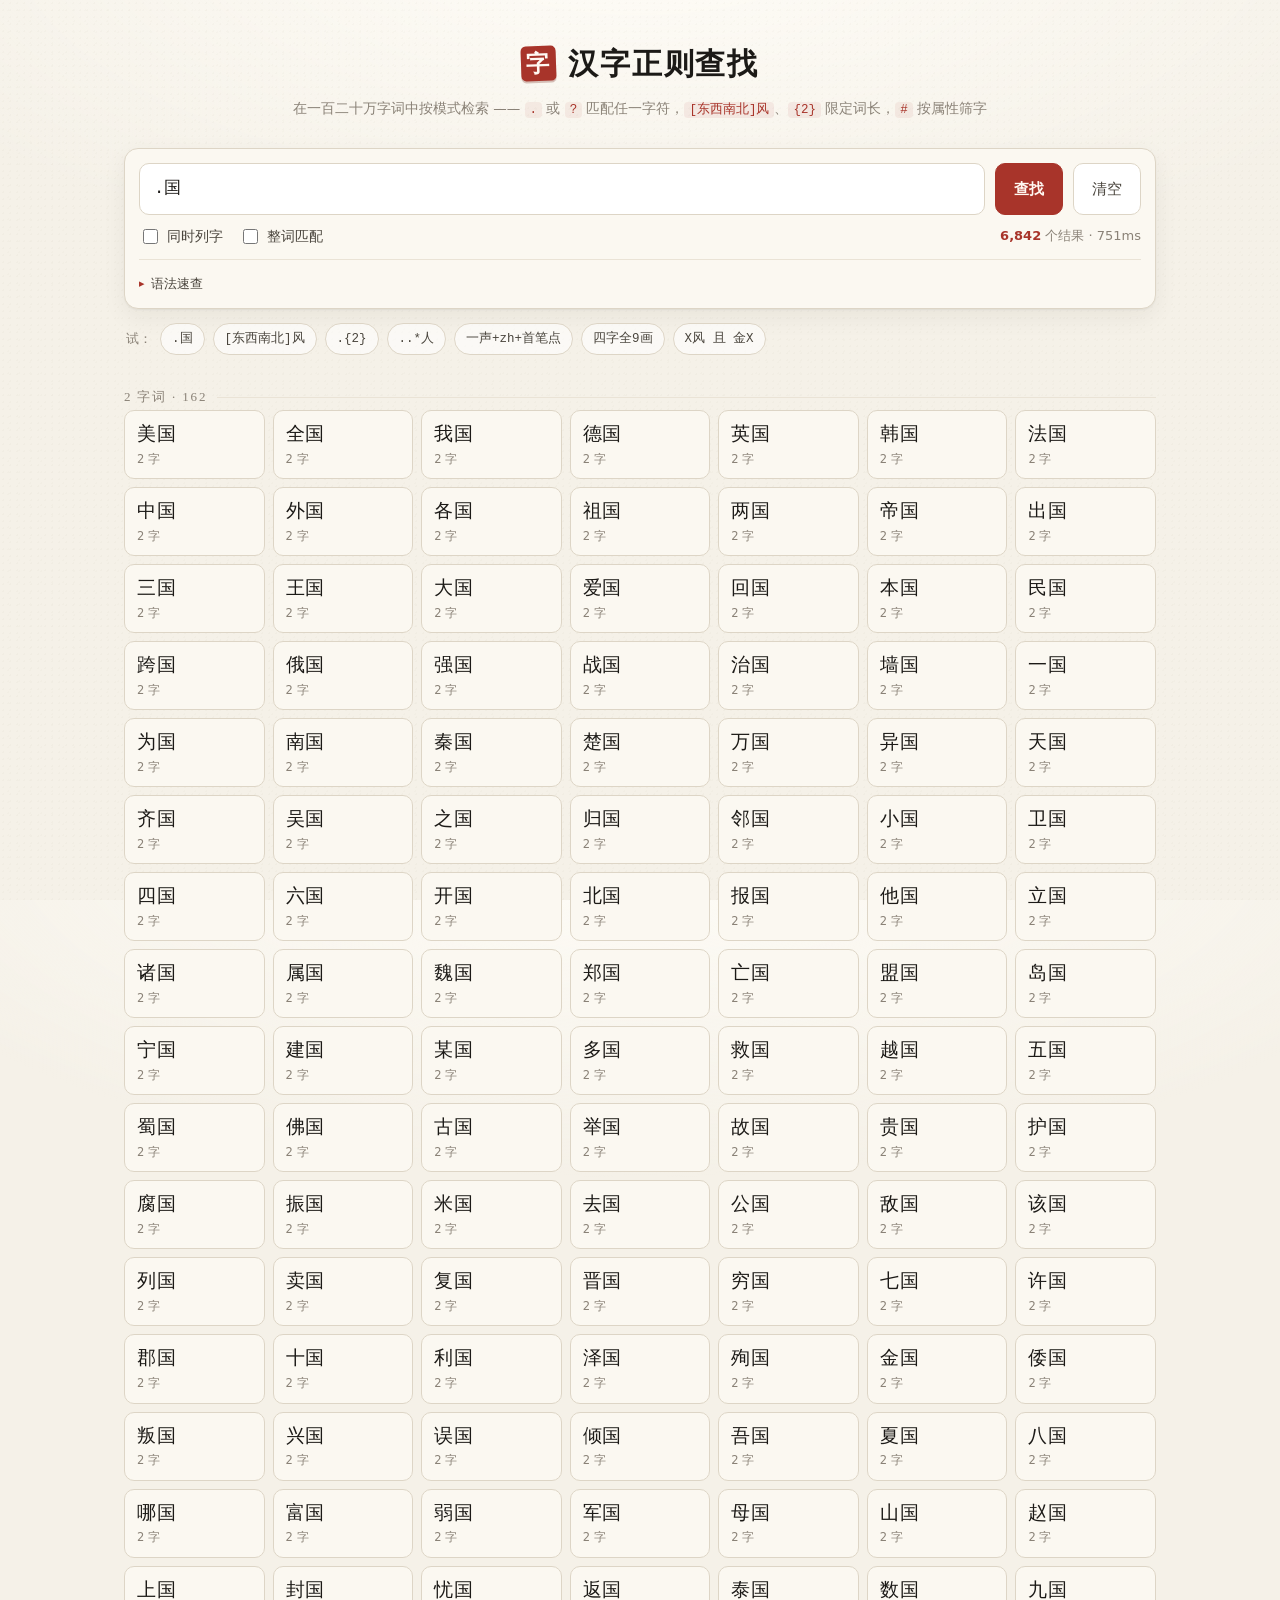
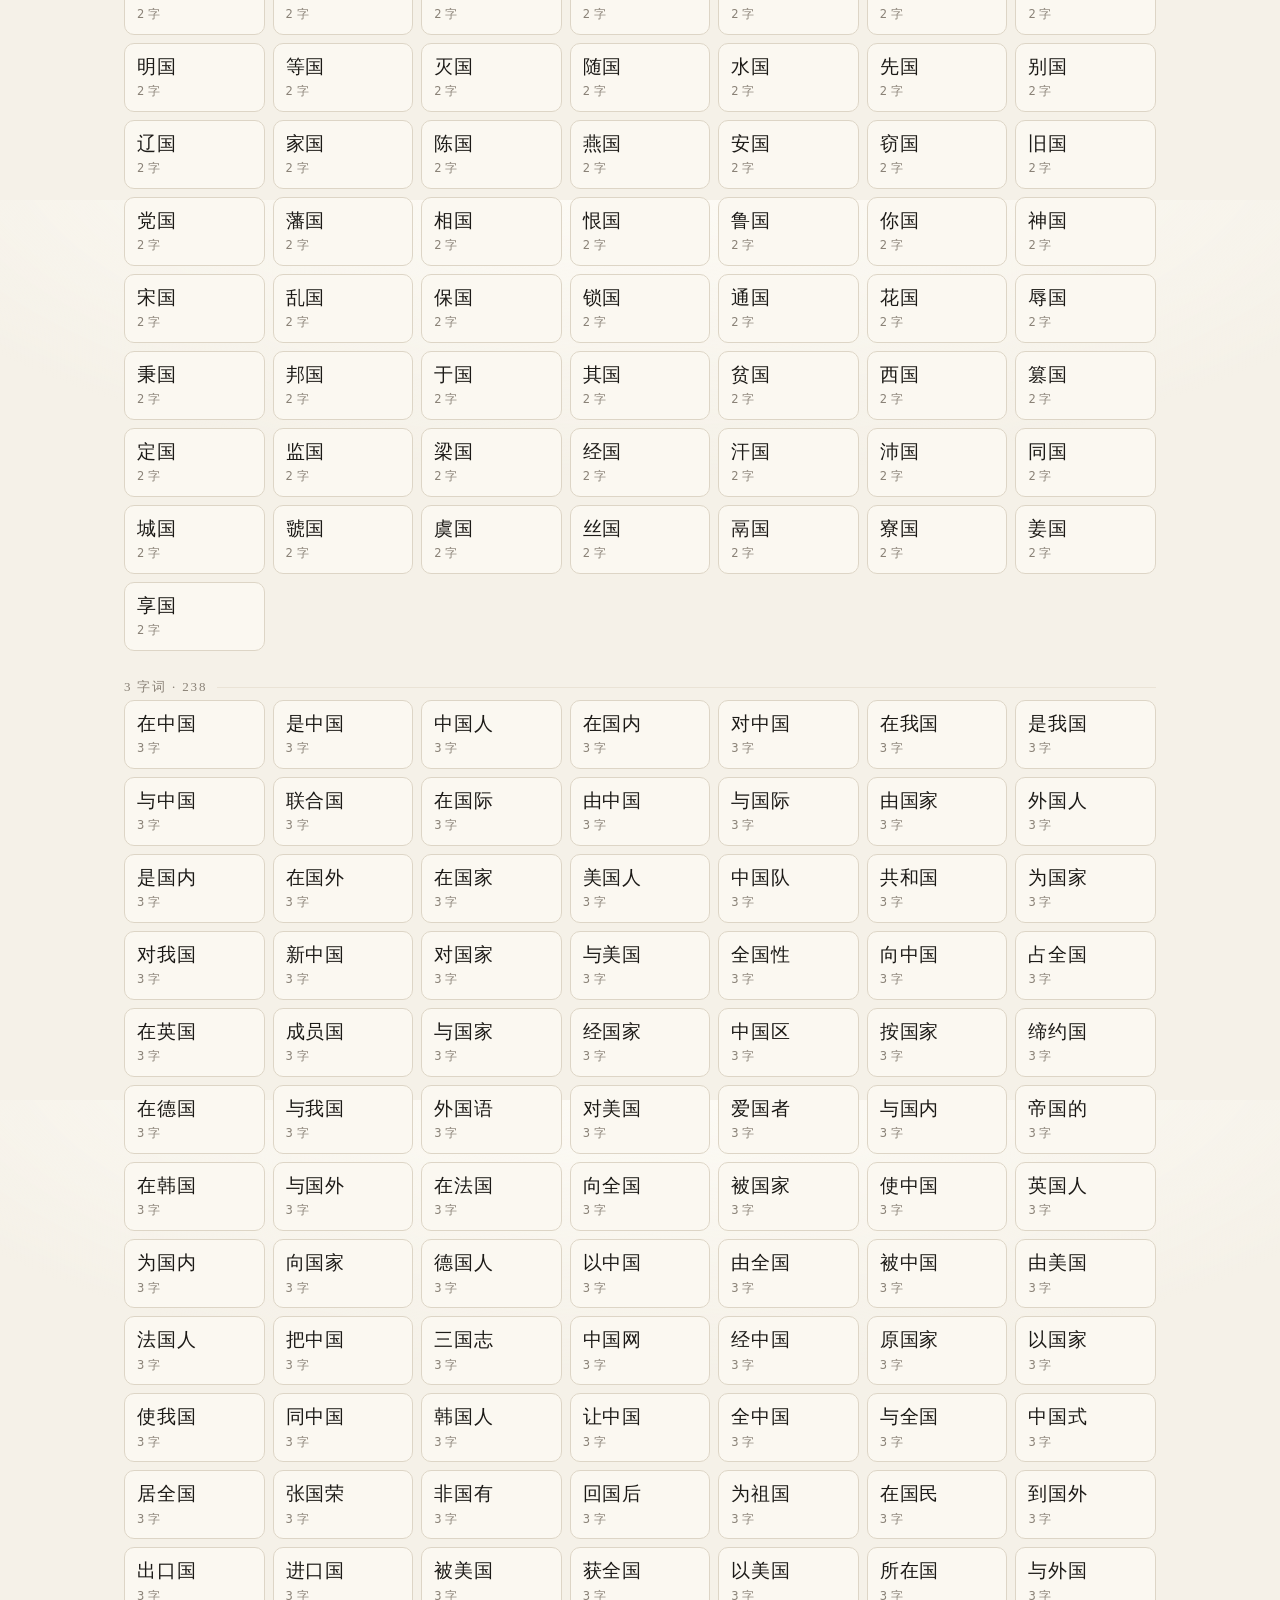
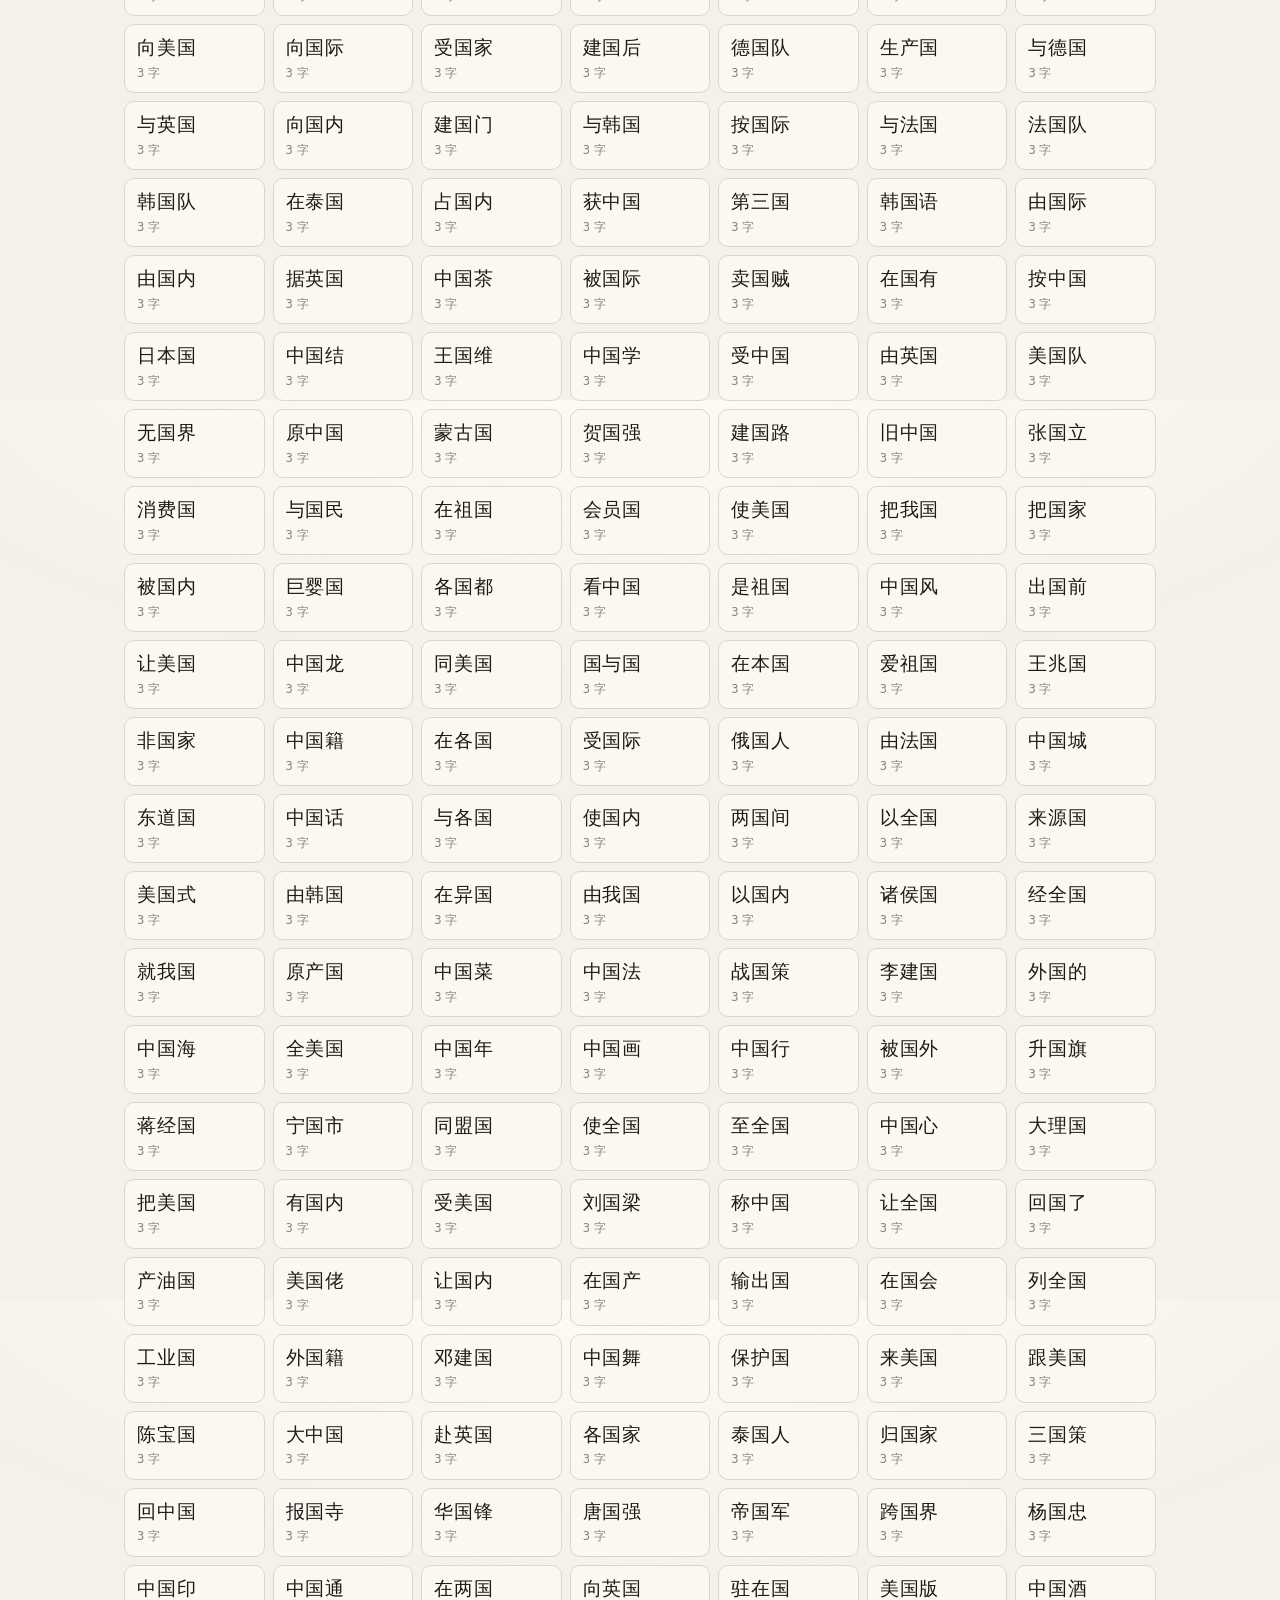
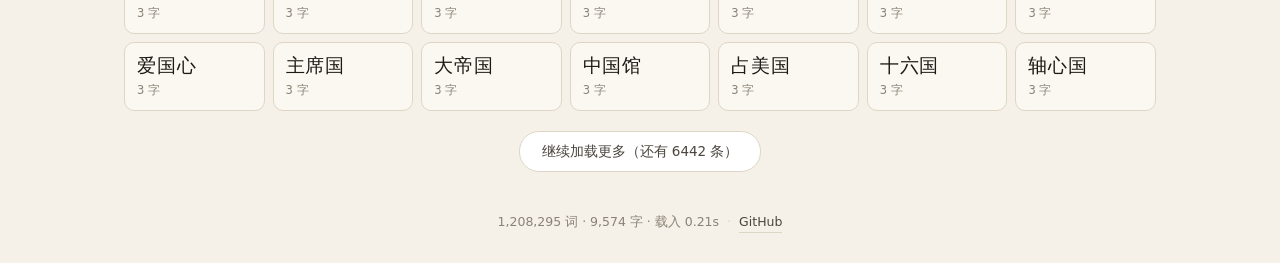
<file: index.html>
<!DOCTYPE html>
<html lang="zh-CN">
<head>
<meta charset="utf-8">
<meta name="viewport" content="width=device-width, initial-scale=1, viewport-fit=cover">
<title>汉字正则查找 · 字词</title>
<link rel="stylesheet" href="css/app.css">
</head>
<body>
<div class="grain" aria-hidden="true"></div>

<header class="top">
  <h1><span class="seal">字</span>汉字正则查找</h1>
  <p class="tagline">在一百二十万字词中按模式检索 —— <code>.</code> 或 <code>?</code> 匹配任一字符，<code>[东西南北]风</code>、<code>{2}</code> 限定词长，<code>#</code> 按属性筛字</p>
</header>

<main class="wrap">
  <section class="searchbox">
    <div class="field">
      <input id="q" type="text" autocomplete="off" spellcheck="false"
             placeholder="输入模式，例如   .国   或   [东西南北]风   或   #声调1,声母zh,首笔点">
      <button id="go" class="primary" title="搜索 (Enter)">查找</button>
      <button id="clear" title="清空 (Esc)">清空</button>
    </div>
    <div class="controls">
      <label class="chk"><input type="checkbox" id="withChars"> 同时列字</label>
      <label class="chk"><input type="checkbox" id="anchored"> 整词匹配</label>
      <span class="grow"></span>
      <span id="stat" class="stat">待输入</span>
    </div>
    <div id="err" class="err" hidden></div>

    <details class="syntax">
      <summary>语法速查</summary>
      <div class="syntax-body">
        <div class="syntax-col">
          <h4>字符与模式</h4>
          <ul>
            <li><code>.</code> 或 <code>?</code> — 任一字符</li>
            <li><code>[东西南北]</code> — 字符类</li>
            <li><code>[^东]</code> — 排除类</li>
            <li><code>[一-五]</code> — 范围</li>
            <li><code>X*</code> <code>X+</code> <code>X{2,4}</code> — 重复</li>
            <li><code>(中|国)</code> — 分组或</li>
            <li><code>{2}</code> — 只要二字词</li>
            <li><code>^中</code> <code>国$</code> — 首/尾锚定</li>
          </ul>
        </div>
        <div class="syntax-col">
          <h4>按属性筛字 <code>#</code></h4>
          <ul>
            <li><code>#9画</code> / <code>#9-11画</code> — 笔画数</li>
            <li><code>#首笔点</code> <code>#起笔横</code></li>
            <li><code>#声母zh</code> <code>#声调1</code> <code>#韵母ong</code></li>
            <li><code>#拼音zhong</code> — 整音节</li>
            <li><code>#声调1,声母zh,首笔点</code> — 多条件并列</li>
          </ul>
        </div>
        <div class="syntax-col">
          <h4>词内限定与取字</h4>
          <ul>
            <li><code>[#9画]{4}</code> — 四字词，每字皆 9 画</li>
            <li><code>[#声母zh]{2}</code> — 二字词皆 zh 声母</li>
            <li><code>@?风</code> — 交出能组成 X风 的那个字</li>
            <li><code>@?风&amp;@金?</code> — 同时满足两个条件的字</li>
            <li><code>&amp;</code> — 交集，两侧条件都要满足</li>
          </ul>
        </div>
      </div>
    </details>
  </section>

  <section class="quick">
    <span class="quick-label">试：</span>
    <button class="chip" data-q=".国">.国</button>
    <button class="chip" data-q="[东西南北]风">[东西南北]风</button>
    <button class="chip" data-q=".{2}">.{2}</button>
    <button class="chip" data-q="..*人">..*人</button>
    <button class="chip" data-q="#声调1,声母zh,首笔点">一声+zh+首笔点</button>
    <button class="chip" data-q="[#9画]{4}">四字全9画</button>
    <button class="chip" data-q="@?风&@金?">X风 且 金X</button>
  </section>

  <section id="results" class="results"></section>
  <div id="more" class="more" hidden>
    <button id="moreBtn">继续加载更多</button>
  </div>
  <div id="empty" class="empty" hidden>没有匹配的字词</div>
</main>

<footer class="foot">
  <span id="dataset">数据集加载中…</span>
  <span class="sep">·</span>
  <a href="https://github.com/Dstty/nutri-zh" id="repoLink">GitHub</a>
</footer>

<script type="module" src="js/app.js"></script>
</body>
</html>
</file>
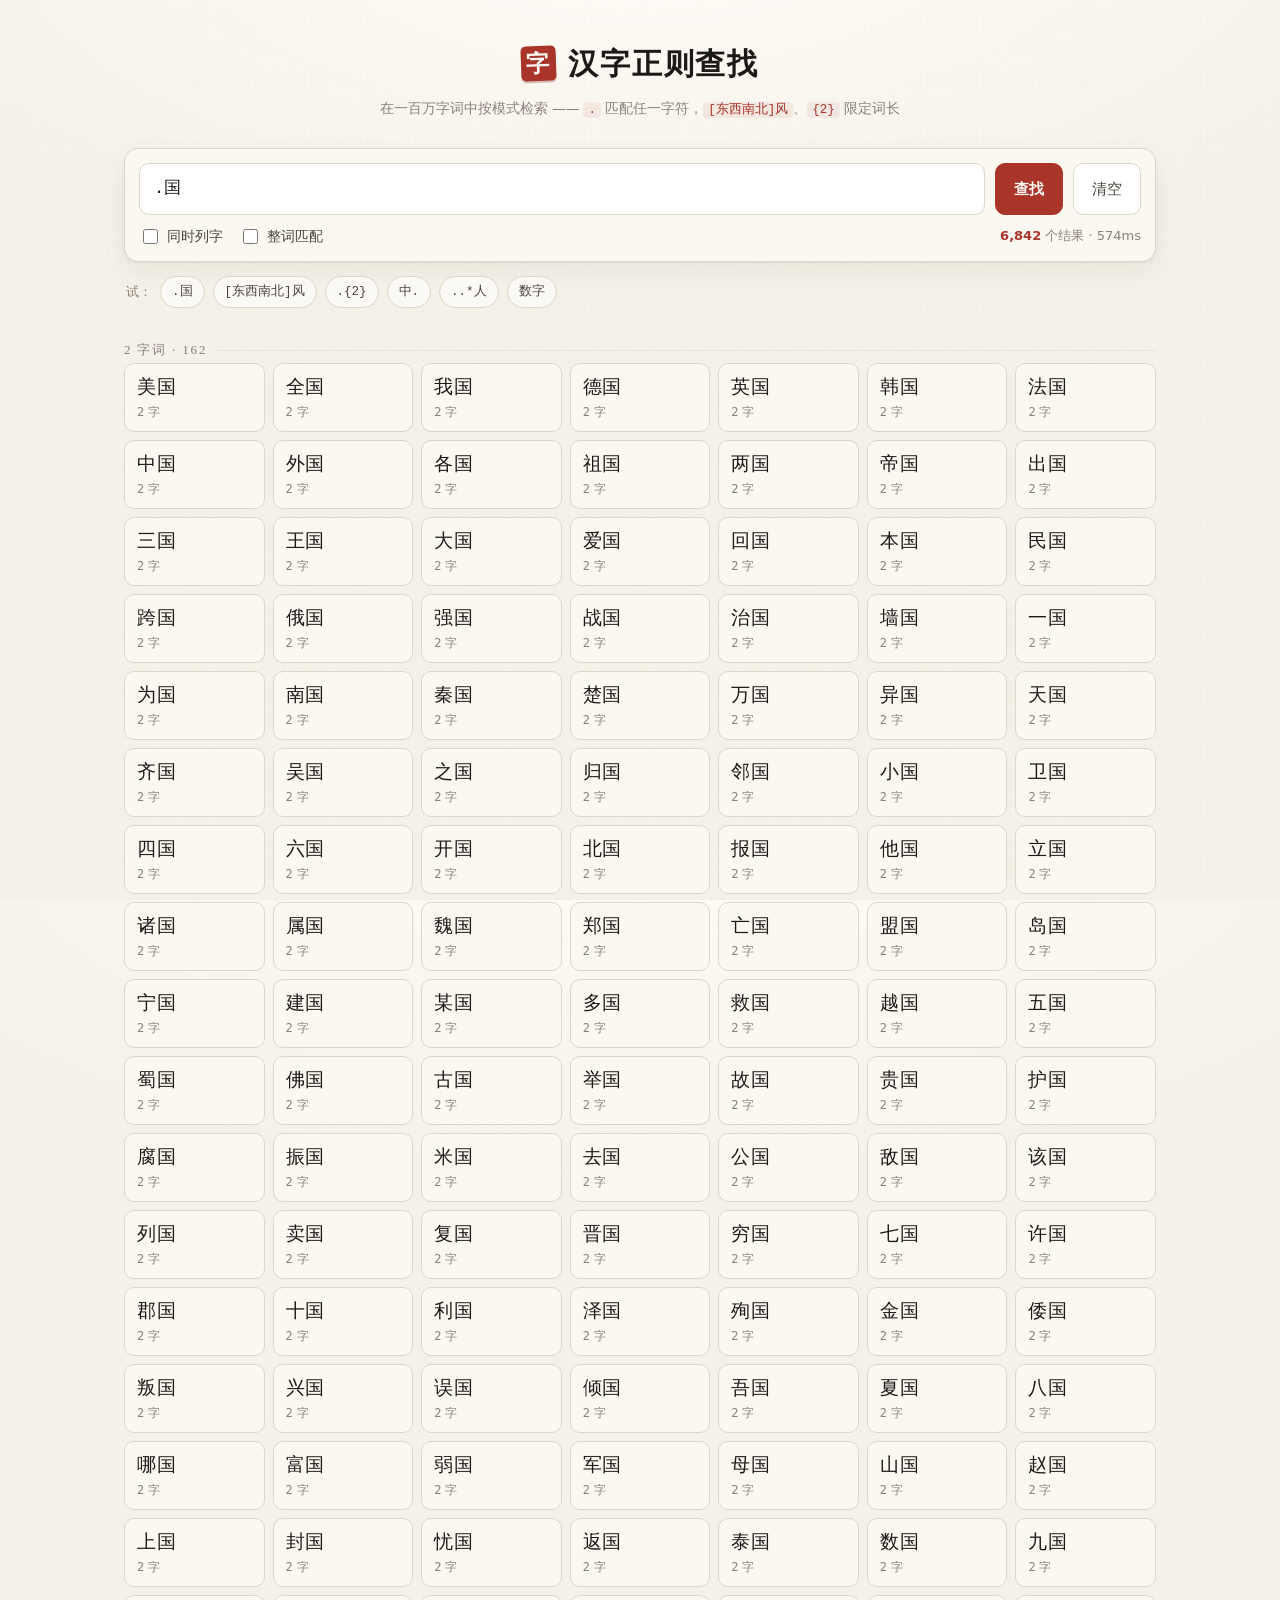
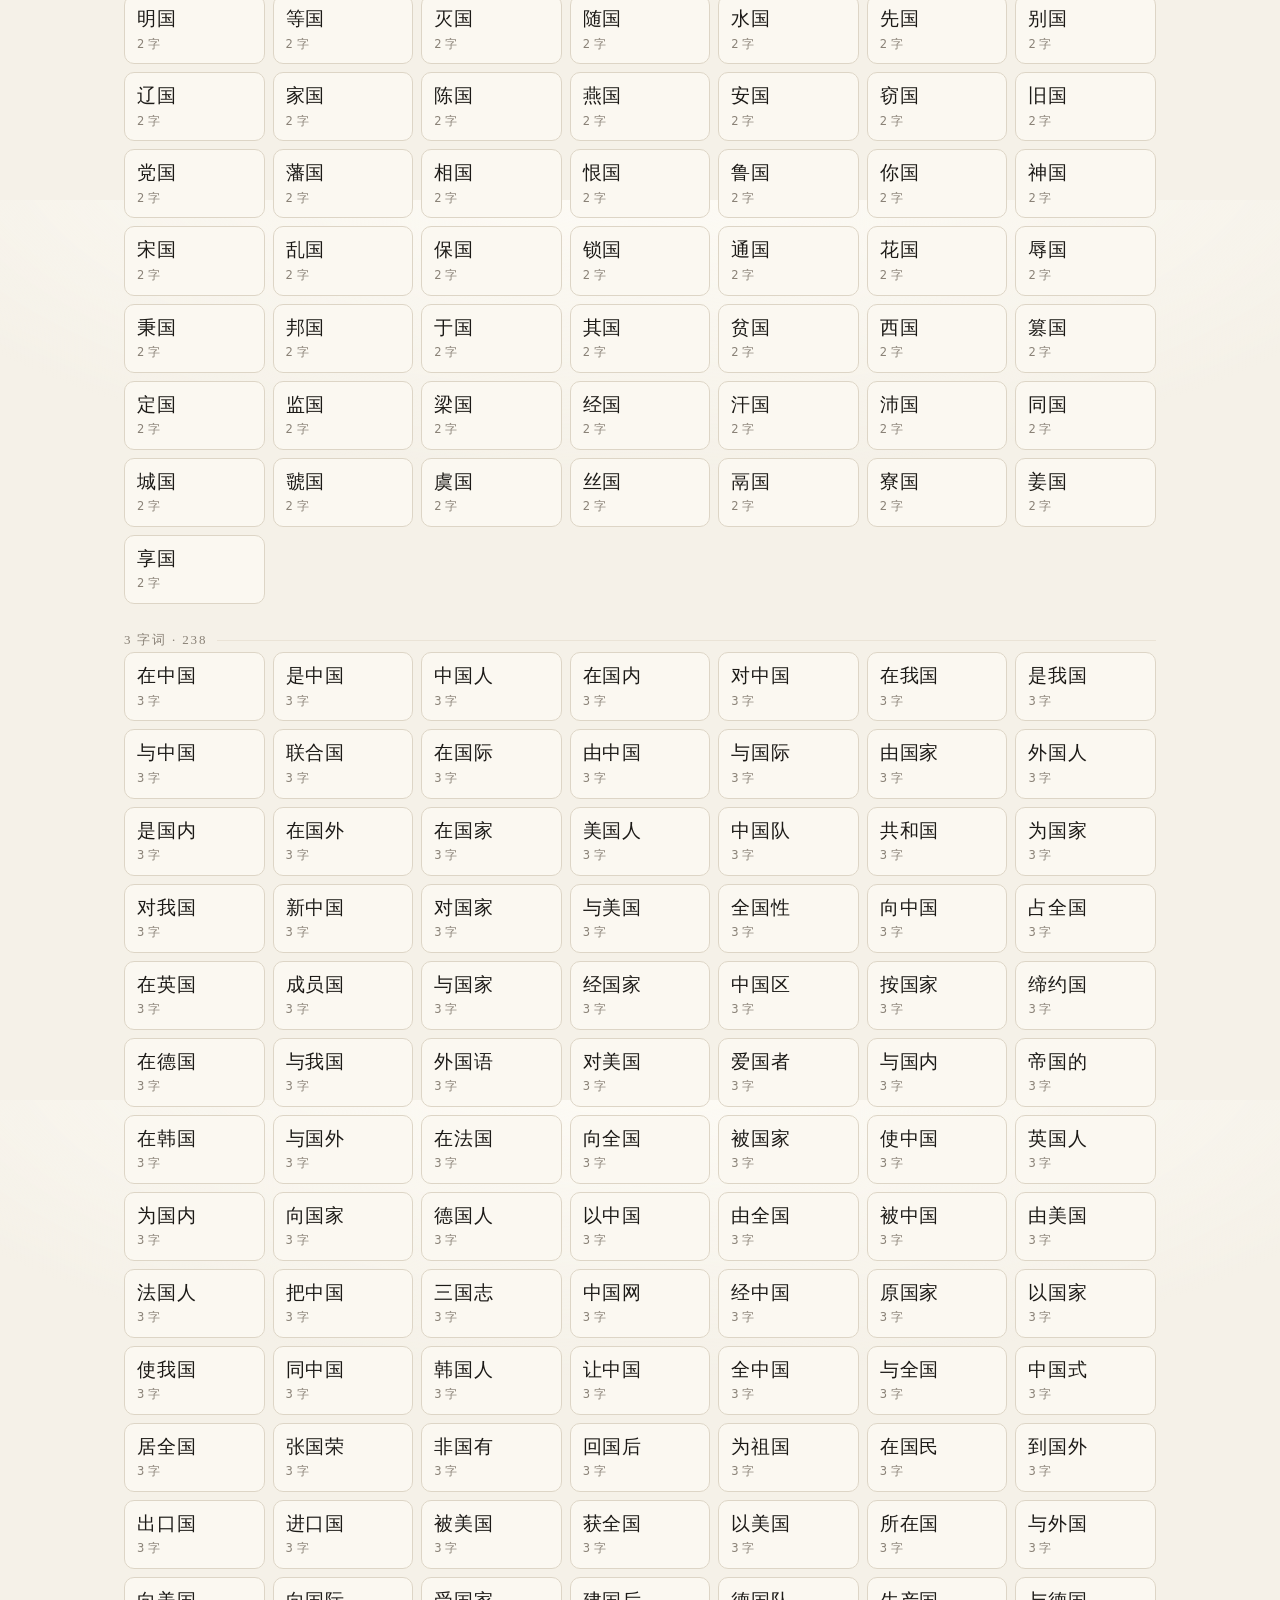
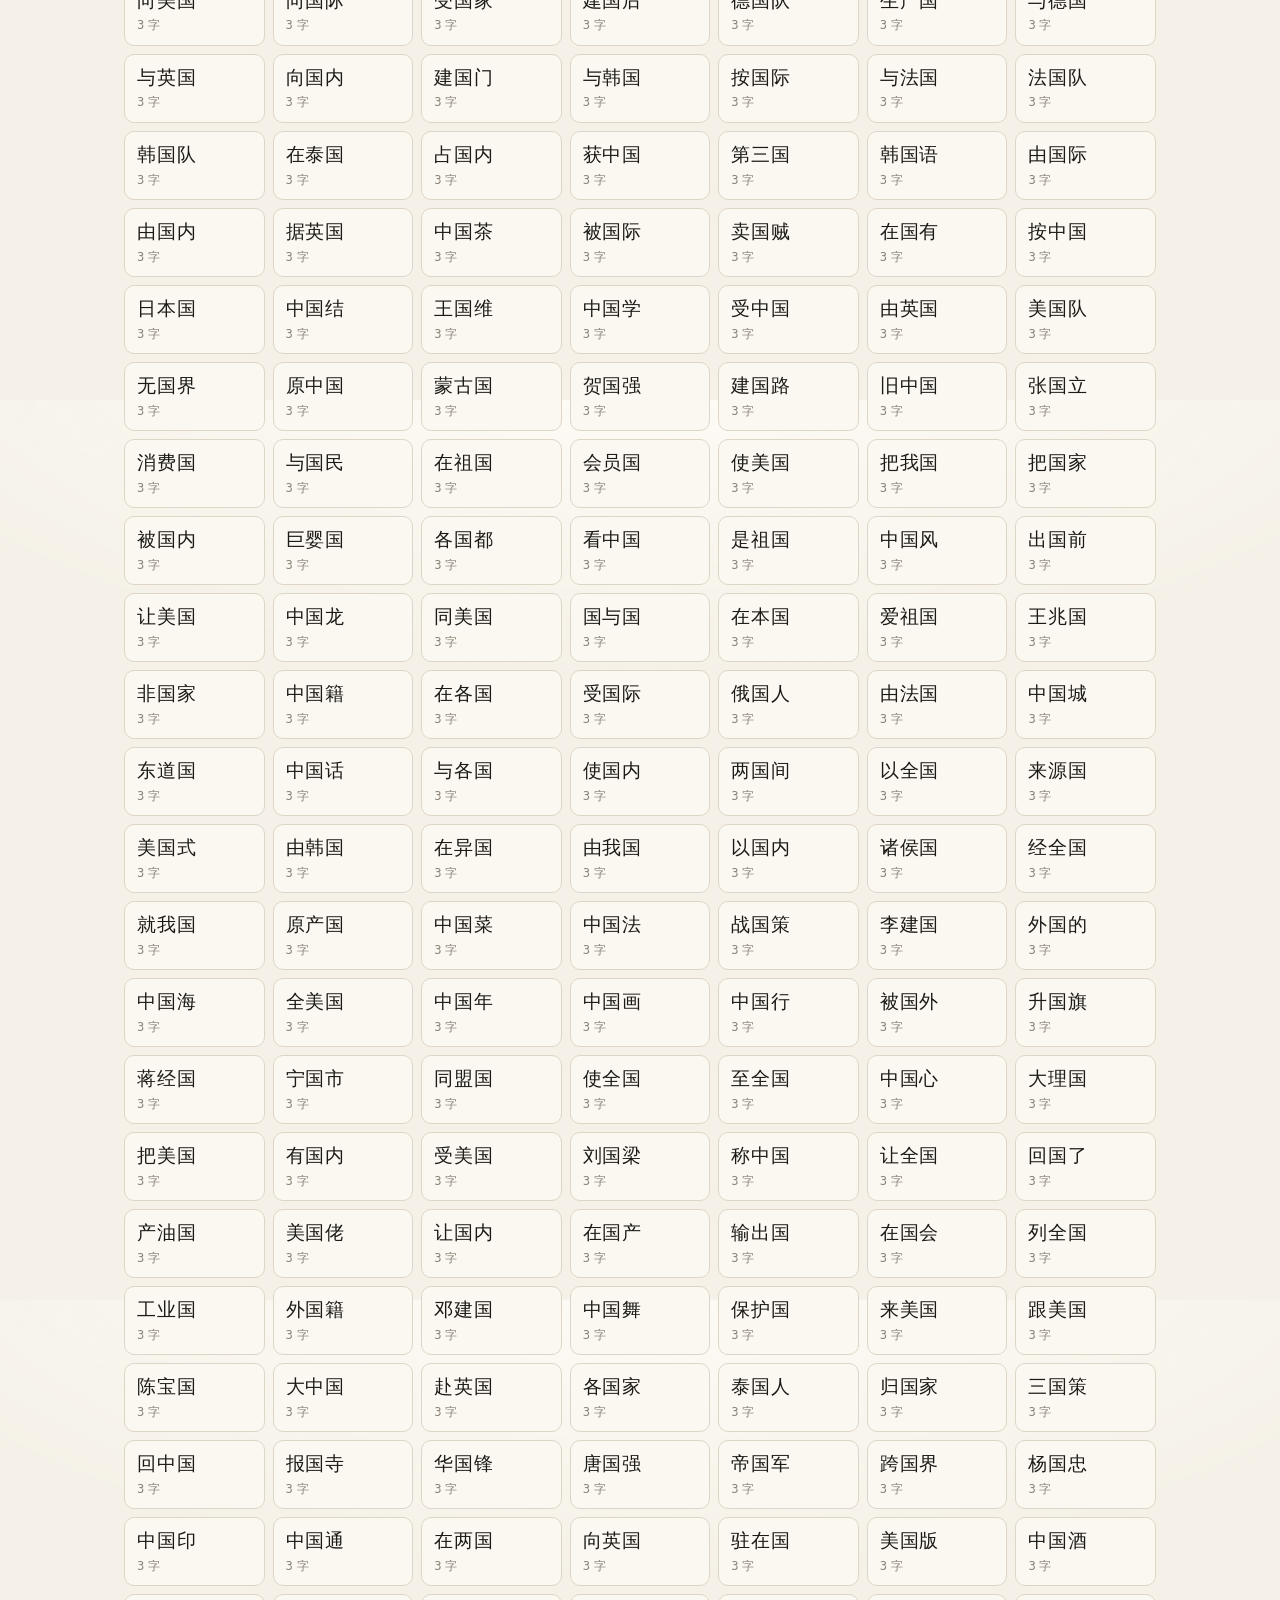
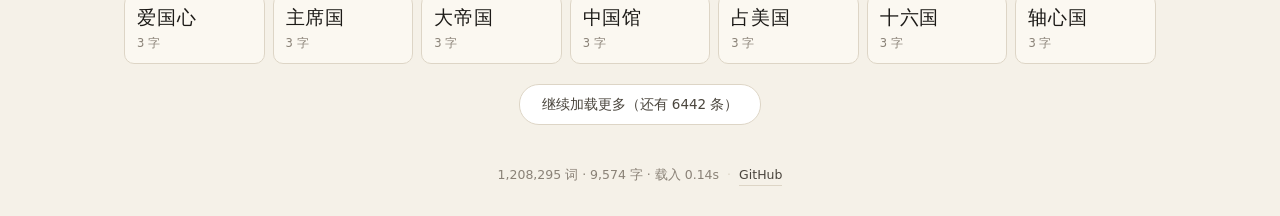
<file: web/index.html>
<!DOCTYPE html>
<html lang="zh-CN">
<head>
<meta charset="utf-8">
<meta name="viewport" content="width=device-width, initial-scale=1, viewport-fit=cover">
<title>汉字正则查找 · 字词</title>
<link rel="stylesheet" href="css/app.css">
</head>
<body>
<div class="grain" aria-hidden="true"></div>

<header class="top">
  <h1><span class="seal">字</span>汉字正则查找</h1>
  <p class="tagline">在一百万字词中按模式检索 —— <code>.</code> 匹配任一字符，<code>[东西南北]风</code>、<code>{2}</code> 限定词长</p>
</header>

<main class="wrap">
  <section class="searchbox">
    <div class="field">
      <input id="q" type="text" autocomplete="off" spellcheck="false"
             placeholder="输入模式，例如   .国   或   [东西南北]风   或   .{2}">
      <button id="go" class="primary" title="搜索 (Enter)">查找</button>
      <button id="clear" title="清空 (Esc)">清空</button>
    </div>
    <div class="controls">
      <label class="chk"><input type="checkbox" id="withChars"> 同时列字</label>
      <label class="chk"><input type="checkbox" id="anchored"> 整词匹配</label>
      <span class="grow"></span>
      <span id="stat" class="stat">待输入</span>
    </div>
    <div id="err" class="err" hidden></div>
  </section>

  <section class="quick">
    <span class="quick-label">试：</span>
    <button class="chip" data-q=".国">.国</button>
    <button class="chip" data-q="[东西南北]风">[东西南北]风</button>
    <button class="chip" data-q=".{2}">.{2}</button>
    <button class="chip" data-q="中.">中.</button>
    <button class="chip" data-q="..*人">..*人</button>
    <button class="chip" data-q="[一二三四五六七八九十]{1}">数字</button>
  </section>

  <section id="results" class="results"></section>
  <div id="more" class="more" hidden>
    <button id="moreBtn">继续加载更多</button>
  </div>
  <div id="empty" class="empty" hidden>没有匹配的字词</div>
</main>

<footer class="foot">
  <span id="dataset">数据集加载中…</span>
  <span class="sep">·</span>
  <a href="https://github.com/Dstty/nutri-zh" id="repoLink">GitHub</a>
</footer>

<script type="module" src="js/app.js"></script>
</body>
</html>
</file>
<file: css/app.css>
/* 汉字正则查找 —— 样式
   视觉方向: 纸墨。米色纸面 + 墨色文字 + 朱砂强调, 衬线标题, 极轻颗粒纹理。 */

:root {
  --paper: #f5f1e8;
  --paper-2: #fbf8f1;
  --ink: #1c1a17;
  --ink-2: #4a453d;
  --ink-3: #8a8277;
  --rule: #ddd5c6;
  --rule-2: #eae3d6;
  --seal: #a8342a;
  --seal-soft: #c9564a;
  --jade: #2f6b5e;
  --shadow: 0 1px 2px rgba(40,34,24,.06), 0 8px 24px rgba(40,34,24,.06);
  --serif: "Songti SC", "SimSun", "Source Han Serif SC", "Noto Serif CJK SC", Georgia, serif;
  --sans: "PingFang SC", "Hiragino Sans GB", "Microsoft YaHei", system-ui, sans-serif;
  --mono: "SF Mono", "Cascadia Mono", Consolas, "Courier New", monospace;
}

* { box-sizing: border-box; }

html, body { height: 100%; }

body {
  margin: 0;
  background:
    radial-gradient(1200px 500px at 50% -8%, #fffdf8 0%, transparent 70%),
    var(--paper);
  color: var(--ink);
  font: 15px/1.6 var(--sans);
  -webkit-font-smoothing: antialiased;
  display: flex;
  flex-direction: column;
  min-height: 100%;
}

/* 极轻的纸面颗粒, 纯 CSS, 不依赖外部图片 */
.grain {
  position: fixed; inset: 0; pointer-events: none; z-index: 0; opacity: .5;
  background-image:
    radial-gradient(rgba(120,105,80,.055) 1px, transparent 1px),
    radial-gradient(rgba(120,105,80,.04) 1px, transparent 1px);
  background-size: 7px 7px, 11px 11px;
  background-position: 0 0, 3px 5px;
}

.top {
  position: relative; z-index: 1;
  padding: 40px 24px 8px;
  text-align: center;
}

h1 {
  font-family: var(--serif);
  font-size: clamp(22px, 3.4vw, 30px);
  font-weight: 600;
  letter-spacing: .06em;
  margin: 0 0 10px;
  display: inline-flex; align-items: center; gap: 12px;
}

.seal {
  display: inline-grid; place-items: center;
  width: 1.5em; height: 1.5em;
  background: var(--seal); color: #fff8f2;
  border-radius: 5px;
  font-size: .78em; font-weight: 700;
  box-shadow: 0 2px 0 rgba(120,40,30,.28);
  transform: rotate(-2deg);
}

.tagline {
  margin: 0;
  color: var(--ink-3);
  font-size: 13.5px;
}

.tagline code {
  font-family: var(--mono);
  font-size: 12.5px;
  background: rgba(168,52,42,.07);
  color: var(--seal);
  padding: 1px 5px; border-radius: 4px;
}

.wrap {
  position: relative; z-index: 1;
  width: min(1080px, 100%);
  margin: 0 auto;
  padding: 20px 24px 8px;
  flex: 1;
}

/* ---------- 搜索框 ---------- */

.searchbox {
  background: var(--paper-2);
  border: 1px solid var(--rule);
  border-radius: 14px;
  padding: 14px;
  box-shadow: var(--shadow);
}

.field { display: flex; gap: 10px; }

#q {
  flex: 1; min-width: 0;
  font: 17px/1.5 var(--mono);
  padding: 12px 14px;
  color: var(--ink);
  background: #fff;
  border: 1.5px solid var(--rule);
  border-radius: 10px;
  outline: none;
  transition: border-color .15s, box-shadow .15s;
}
#q:focus { border-color: var(--seal-soft); box-shadow: 0 0 0 3px rgba(168,52,42,.1); }
#q::placeholder { color: #b3ab9d; }

button {
  font: inherit;
  padding: 12px 18px;
  border-radius: 10px;
  border: 1.5px solid var(--rule);
  background: #fff;
  color: var(--ink-2);
  cursor: pointer;
  transition: .14s;
  white-space: nowrap;
}
button:hover { border-color: var(--ink-3); color: var(--ink); }
button:active { transform: translateY(1px); }

button.primary {
  background: var(--seal); border-color: var(--seal); color: #fff8f2;
  font-weight: 600;
}
button.primary:hover { background: var(--seal-soft); border-color: var(--seal-soft); color: #fff; }

.controls {
  display: flex; align-items: center; gap: 16px;
  margin-top: 11px; flex-wrap: wrap;
}

.chk {
  display: inline-flex; align-items: center; gap: 6px;
  font-size: 13.5px; color: var(--ink-2); cursor: pointer;
  user-select: none;
}
.chk input { accent-color: var(--seal); width: 15px; height: 15px; cursor: pointer; }

.grow { flex: 1; }

.stat {
  font-size: 13px; color: var(--ink-3);
  font-variant-numeric: tabular-nums;
}
.stat b { color: var(--seal); font-weight: 700; }
.stat .dim { color: var(--ink-3); }

.err {
  margin-top: 10px; padding: 9px 12px;
  background: rgba(168,52,42,.07);
  border-left: 3px solid var(--seal);
  border-radius: 0 8px 8px 0;
  color: #8a2a22; font-size: 13.5px;
  font-family: var(--mono);
}

/* ---------- 语法速查 ---------- */

.syntax {
  margin-top: 12px;
  border-top: 1px solid var(--rule-2);
  padding-top: 10px;
}

.syntax > summary {
  cursor: pointer;
  font-size: 13px;
  color: var(--ink-2);
  list-style: none;
  display: inline-flex;
  align-items: center;
  gap: 6px;
  user-select: none;
}
.syntax > summary::-webkit-details-marker { display: none; }
.syntax > summary::before {
  content: "\25B8";
  color: var(--seal);
  font-size: 11px;
  transition: transform .15s;
}
.syntax[open] > summary::before { transform: rotate(90deg); }
.syntax > summary:hover { color: var(--seal); }

.syntax-body {
  display: grid;
  grid-template-columns: repeat(auto-fit, minmax(230px, 1fr));
  gap: 14px 22px;
  margin-top: 12px;
  padding: 12px 14px;
  background: rgba(168,52,42,.035);
  border-radius: 10px;
}

.syntax-col h4 {
  font-family: var(--serif);
  font-size: 12.5px;
  letter-spacing: .1em;
  color: var(--ink-2);
  margin: 0 0 7px;
  font-weight: 600;
}
.syntax-col h4 code {
  font-family: var(--mono);
  color: var(--seal);
  font-size: 12px;
}
.syntax-col ul { margin: 0; padding: 0; list-style: none; }
.syntax-col li {
  font-size: 12.5px;
  color: var(--ink-2);
  line-height: 1.75;
  white-space: nowrap;
  overflow: hidden;
  text-overflow: ellipsis;
}
.syntax-col li code {
  font-family: var(--mono);
  font-size: 11.5px;
  background: rgba(28,26,23,.055);
  color: #5a3c33;
  padding: 0 4px;
  border-radius: 3px;
}

/* ---------- 快捷示例 ---------- */

.quick {
  display: flex; align-items: center; gap: 8px; flex-wrap: wrap;
  margin: 14px 2px 4px;
}
.quick-label { font-size: 13px; color: var(--ink-3); }

.chip {
  font-family: var(--mono); font-size: 12.5px;
  padding: 5px 11px; border-radius: 20px;
  border: 1px solid var(--rule);
  background: rgba(255,255,255,.6);
  color: var(--ink-2);
}
.chip:hover { border-color: var(--seal-soft); color: var(--seal); background: #fff; }

/* ---------- 结果 ---------- */

.results {
  margin-top: 18px;
  display: grid;
  gap: 12px;
}

.group-title {
  font-family: var(--serif);
  font-size: 13px;
  color: var(--ink-3);
  letter-spacing: .14em;
  margin: 14px 0 2px;
  display: flex; align-items: center; gap: 10px;
}
.group-title::after {
  content: ""; flex: 1; height: 1px; background: var(--rule-2);
}

.cards {
  display: grid;
  grid-template-columns: repeat(auto-fill, minmax(132px, 1fr));
  gap: 8px;
}

.card {
  position: relative;
  background: var(--paper-2);
  border: 1px solid var(--rule);
  border-radius: 10px;
  padding: 10px 12px;
  cursor: pointer;
  transition: .14s;
  overflow: hidden;
}
.card:hover {
  border-color: var(--seal-soft);
  transform: translateY(-1px);
  box-shadow: 0 3px 10px rgba(120,60,45,.1);
}
.card:active { transform: translateY(0); }

.card .w {
  font-family: var(--serif);
  font-size: 19px;
  letter-spacing: .04em;
  color: var(--ink);
  word-break: break-all;
  line-height: 1.35;
}
.card .w .hl { color: var(--seal); }

.card .meta {
  margin-top: 3px;
  font-size: 11.5px;
  color: var(--ink-3);
  font-variant-numeric: tabular-nums;
}

.card.copied { border-color: var(--jade); }
.card.copied::after {
  content: "已复制";
  position: absolute; inset: auto 0 0 0;
  background: var(--jade); color: #fff;
  font-size: 10.5px; text-align: center; padding: 1px 0;
}

/* 字卡(带笔画) */
.card.char .w { font-size: 24px; }
.card.char .strokes {
  margin-top: 5px; font-size: 11px; color: var(--ink-3);
  display: flex; flex-wrap: wrap; gap: 3px;
}
.card.char .strokes span {
  background: rgba(168,52,42,.07);
  color: var(--seal);
  padding: 0 5px; border-radius: 3px;
  font-family: var(--sans);
}

.more { text-align: center; margin: 20px 0 10px; }
.more button { font-size: 13.5px; padding: 9px 22px; border-radius: 20px; }

.empty {
  text-align: center; color: var(--ink-3);
  padding: 40px 0; font-size: 14px;
}

.foot {
  position: relative; z-index: 1;
  text-align: center; color: var(--ink-3);
  font-size: 12.5px;
  padding: 22px 24px 30px;
  display: flex; justify-content: center; gap: 8px; flex-wrap: wrap;
}
.foot a { color: var(--ink-2); text-decoration: none; border-bottom: 1px solid var(--rule); }
.foot a:hover { color: var(--seal); border-color: var(--seal-soft); }
.foot .sep { color: var(--rule); }

/* 加载中脉冲 */
@keyframes pulse { 0%,100% { opacity: .45; } 50% { opacity: 1; } }
.loading { animation: pulse 1.1s ease-in-out infinite; }

@media (max-width: 620px) {
  .top { padding: 26px 16px 4px; }
  .wrap { padding: 14px 16px 4px; }
  .field { flex-wrap: wrap; }
  #q { flex-basis: 100%; font-size: 16px; }
  button { flex: 1; padding: 11px 10px; }
  .cards { grid-template-columns: repeat(auto-fill, minmax(104px, 1fr)); }
  .card .w { font-size: 17px; }
}
</file>
<file: web/css/app.css>
/* 汉字正则查找 —— 样式
   视觉方向: 纸墨。米色纸面 + 墨色文字 + 朱砂强调, 衬线标题, 极轻颗粒纹理。 */

:root {
  --paper: #f5f1e8;
  --paper-2: #fbf8f1;
  --ink: #1c1a17;
  --ink-2: #4a453d;
  --ink-3: #8a8277;
  --rule: #ddd5c6;
  --rule-2: #eae3d6;
  --seal: #a8342a;
  --seal-soft: #c9564a;
  --jade: #2f6b5e;
  --shadow: 0 1px 2px rgba(40,34,24,.06), 0 8px 24px rgba(40,34,24,.06);
  --serif: "Songti SC", "SimSun", "Source Han Serif SC", "Noto Serif CJK SC", Georgia, serif;
  --sans: "PingFang SC", "Hiragino Sans GB", "Microsoft YaHei", system-ui, sans-serif;
  --mono: "SF Mono", "Cascadia Mono", Consolas, "Courier New", monospace;
}

* { box-sizing: border-box; }

html, body { height: 100%; }

body {
  margin: 0;
  background:
    radial-gradient(1200px 500px at 50% -8%, #fffdf8 0%, transparent 70%),
    var(--paper);
  color: var(--ink);
  font: 15px/1.6 var(--sans);
  -webkit-font-smoothing: antialiased;
  display: flex;
  flex-direction: column;
  min-height: 100%;
}

/* 极轻的纸面颗粒, 纯 CSS, 不依赖外部图片 */
.grain {
  position: fixed; inset: 0; pointer-events: none; z-index: 0; opacity: .5;
  background-image:
    radial-gradient(rgba(120,105,80,.055) 1px, transparent 1px),
    radial-gradient(rgba(120,105,80,.04) 1px, transparent 1px);
  background-size: 7px 7px, 11px 11px;
  background-position: 0 0, 3px 5px;
}

.top {
  position: relative; z-index: 1;
  padding: 40px 24px 8px;
  text-align: center;
}

h1 {
  font-family: var(--serif);
  font-size: clamp(22px, 3.4vw, 30px);
  font-weight: 600;
  letter-spacing: .06em;
  margin: 0 0 10px;
  display: inline-flex; align-items: center; gap: 12px;
}

.seal {
  display: inline-grid; place-items: center;
  width: 1.5em; height: 1.5em;
  background: var(--seal); color: #fff8f2;
  border-radius: 5px;
  font-size: .78em; font-weight: 700;
  box-shadow: 0 2px 0 rgba(120,40,30,.28);
  transform: rotate(-2deg);
}

.tagline {
  margin: 0;
  color: var(--ink-3);
  font-size: 13.5px;
}

.tagline code {
  font-family: var(--mono);
  font-size: 12.5px;
  background: rgba(168,52,42,.07);
  color: var(--seal);
  padding: 1px 5px; border-radius: 4px;
}

.wrap {
  position: relative; z-index: 1;
  width: min(1080px, 100%);
  margin: 0 auto;
  padding: 20px 24px 8px;
  flex: 1;
}

/* ---------- 搜索框 ---------- */

.searchbox {
  background: var(--paper-2);
  border: 1px solid var(--rule);
  border-radius: 14px;
  padding: 14px;
  box-shadow: var(--shadow);
}

.field { display: flex; gap: 10px; }

#q {
  flex: 1; min-width: 0;
  font: 17px/1.5 var(--mono);
  padding: 12px 14px;
  color: var(--ink);
  background: #fff;
  border: 1.5px solid var(--rule);
  border-radius: 10px;
  outline: none;
  transition: border-color .15s, box-shadow .15s;
}
#q:focus { border-color: var(--seal-soft); box-shadow: 0 0 0 3px rgba(168,52,42,.1); }
#q::placeholder { color: #b3ab9d; }

button {
  font: inherit;
  padding: 12px 18px;
  border-radius: 10px;
  border: 1.5px solid var(--rule);
  background: #fff;
  color: var(--ink-2);
  cursor: pointer;
  transition: .14s;
  white-space: nowrap;
}
button:hover { border-color: var(--ink-3); color: var(--ink); }
button:active { transform: translateY(1px); }

button.primary {
  background: var(--seal); border-color: var(--seal); color: #fff8f2;
  font-weight: 600;
}
button.primary:hover { background: var(--seal-soft); border-color: var(--seal-soft); color: #fff; }

.controls {
  display: flex; align-items: center; gap: 16px;
  margin-top: 11px; flex-wrap: wrap;
}

.chk {
  display: inline-flex; align-items: center; gap: 6px;
  font-size: 13.5px; color: var(--ink-2); cursor: pointer;
  user-select: none;
}
.chk input { accent-color: var(--seal); width: 15px; height: 15px; cursor: pointer; }

.grow { flex: 1; }

.stat {
  font-size: 13px; color: var(--ink-3);
  font-variant-numeric: tabular-nums;
}
.stat b { color: var(--seal); font-weight: 700; }
.stat .dim { color: var(--ink-3); }

.err {
  margin-top: 10px; padding: 9px 12px;
  background: rgba(168,52,42,.07);
  border-left: 3px solid var(--seal);
  border-radius: 0 8px 8px 0;
  color: #8a2a22; font-size: 13.5px;
  font-family: var(--mono);
}

/* ---------- 快捷示例 ---------- */

.quick {
  display: flex; align-items: center; gap: 8px; flex-wrap: wrap;
  margin: 14px 2px 4px;
}
.quick-label { font-size: 13px; color: var(--ink-3); }

.chip {
  font-family: var(--mono); font-size: 12.5px;
  padding: 5px 11px; border-radius: 20px;
  border: 1px solid var(--rule);
  background: rgba(255,255,255,.6);
  color: var(--ink-2);
}
.chip:hover { border-color: var(--seal-soft); color: var(--seal); background: #fff; }

/* ---------- 结果 ---------- */

.results {
  margin-top: 18px;
  display: grid;
  gap: 12px;
}

.group-title {
  font-family: var(--serif);
  font-size: 13px;
  color: var(--ink-3);
  letter-spacing: .14em;
  margin: 14px 0 2px;
  display: flex; align-items: center; gap: 10px;
}
.group-title::after {
  content: ""; flex: 1; height: 1px; background: var(--rule-2);
}

.cards {
  display: grid;
  grid-template-columns: repeat(auto-fill, minmax(132px, 1fr));
  gap: 8px;
}

.card {
  position: relative;
  background: var(--paper-2);
  border: 1px solid var(--rule);
  border-radius: 10px;
  padding: 10px 12px;
  cursor: pointer;
  transition: .14s;
  overflow: hidden;
}
.card:hover {
  border-color: var(--seal-soft);
  transform: translateY(-1px);
  box-shadow: 0 3px 10px rgba(120,60,45,.1);
}
.card:active { transform: translateY(0); }

.card .w {
  font-family: var(--serif);
  font-size: 19px;
  letter-spacing: .04em;
  color: var(--ink);
  word-break: break-all;
  line-height: 1.35;
}
.card .w .hl { color: var(--seal); }

.card .meta {
  margin-top: 3px;
  font-size: 11.5px;
  color: var(--ink-3);
  font-variant-numeric: tabular-nums;
}

.card.copied { border-color: var(--jade); }
.card.copied::after {
  content: "已复制";
  position: absolute; inset: auto 0 0 0;
  background: var(--jade); color: #fff;
  font-size: 10.5px; text-align: center; padding: 1px 0;
}

/* 字卡(带笔画) */
.card.char .w { font-size: 24px; }
.card.char .strokes {
  margin-top: 5px; font-size: 11px; color: var(--ink-3);
  display: flex; flex-wrap: wrap; gap: 3px;
}
.card.char .strokes span {
  background: rgba(168,52,42,.07);
  color: var(--seal);
  padding: 0 5px; border-radius: 3px;
  font-family: var(--sans);
}

.more { text-align: center; margin: 20px 0 10px; }
.more button { font-size: 13.5px; padding: 9px 22px; border-radius: 20px; }

.empty {
  text-align: center; color: var(--ink-3);
  padding: 40px 0; font-size: 14px;
}

.foot {
  position: relative; z-index: 1;
  text-align: center; color: var(--ink-3);
  font-size: 12.5px;
  padding: 22px 24px 30px;
  display: flex; justify-content: center; gap: 8px; flex-wrap: wrap;
}
.foot a { color: var(--ink-2); text-decoration: none; border-bottom: 1px solid var(--rule); }
.foot a:hover { color: var(--seal); border-color: var(--seal-soft); }
.foot .sep { color: var(--rule); }

/* 加载中脉冲 */
@keyframes pulse { 0%,100% { opacity: .45; } 50% { opacity: 1; } }
.loading { animation: pulse 1.1s ease-in-out infinite; }

@media (max-width: 620px) {
  .top { padding: 26px 16px 4px; }
  .wrap { padding: 14px 16px 4px; }
  .field { flex-wrap: wrap; }
  #q { flex-basis: 100%; font-size: 16px; }
  button { flex: 1; padding: 11px 10px; }
  .cards { grid-template-columns: repeat(auto-fill, minmax(104px, 1fr)); }
  .card .w { font-size: 17px; }
}
</file>
